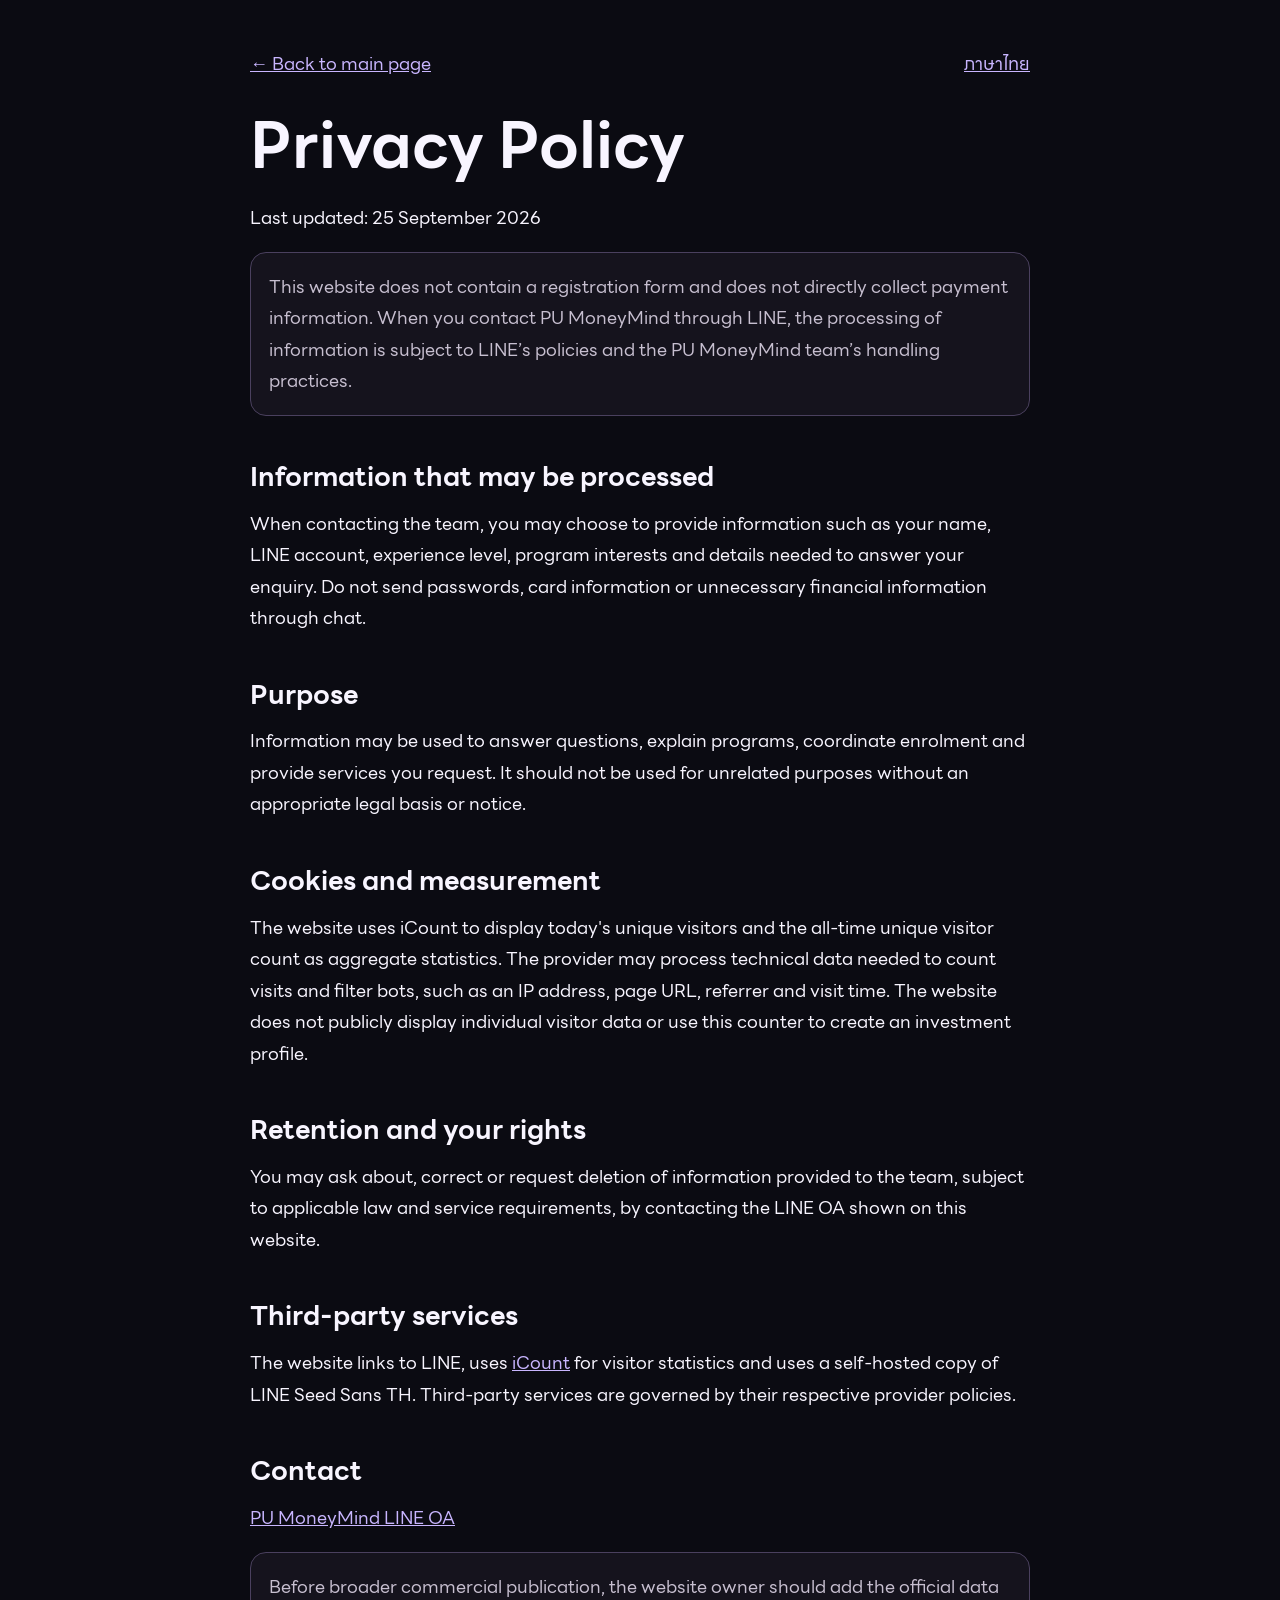
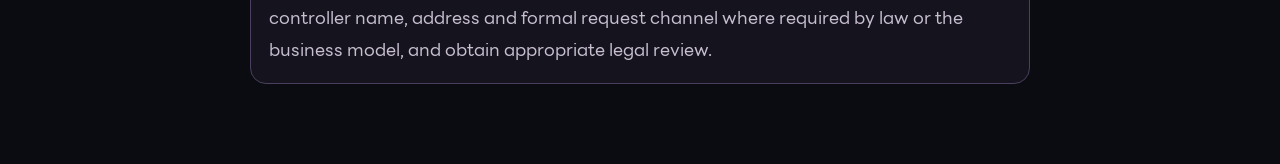
<file: privacy-en.html>
<!doctype html>
<html lang="en">
<head>
  <meta charset="utf-8"><meta name="viewport" content="width=device-width,initial-scale=1">
  <meta name="robots" content="index,follow">
  <link rel="canonical" href="https://pumoneymind.com/privacy-en.html">
  <link rel="alternate" hreflang="th" href="https://pumoneymind.com/privacy.html">
  <link rel="alternate" hreflang="en" href="https://pumoneymind.com/privacy-en.html">
  <title>Privacy Policy | PU MoneyMind</title>
  <link rel="preload" href="assets/fonts/line-seed-sans-th-regular.woff2" as="font" type="font/woff2" crossorigin><link rel="stylesheet" href="assets/fonts/line-seed-sans-th.css">
  <style>body{margin:0;background:#0b0b12;color:#f8f5ff;font:18px/1.75 'LINE Seed Sans TH',sans-serif}.wrap{width:min(780px,calc(100% - 32px));margin:auto;padding:48px 0 80px}a{color:#c9b6ff}h1{font-size:clamp(2.2rem,7vw,4rem);line-height:1.2;margin:0 0 18px;text-wrap:balance}h2{margin:42px 0 12px;line-height:1.4;text-wrap:balance}p{margin:0 0 18px}.note{padding:18px;border:1px solid #4a405e;border-radius:16px;background:#15131d;color:#c7bfd0}.back{display:inline-block;margin-bottom:28px}.lang{float:right}</style>
</head>
<body><main class="wrap"><a class="back" href="en.html">← Back to main page</a><a class="lang" href="privacy.html" lang="th">ภาษาไทย</a><h1>Privacy Policy</h1><p>Last updated: 25 September 2026</p>
  <div class="note">This website does not contain a registration form and does not directly collect payment information. When you contact PU MoneyMind through LINE, the processing of information is subject to LINE’s policies and the PU MoneyMind team’s handling practices.</div>
  <h2>Information that may be processed</h2><p>When contacting the team, you may choose to provide information such as your name, LINE account, experience level, program interests and details needed to answer your enquiry. Do not send passwords, card information or unnecessary financial information through chat.</p>
  <h2>Purpose</h2><p>Information may be used to answer questions, explain programs, coordinate enrolment and provide services you request. It should not be used for unrelated purposes without an appropriate legal basis or notice.</p>
  <h2>Cookies and measurement</h2><p>The website uses iCount to display today's unique visitors and the all-time unique visitor count as aggregate statistics. The provider may process technical data needed to count visits and filter bots, such as an IP address, page URL, referrer and visit time. The website does not publicly display individual visitor data or use this counter to create an investment profile.</p>
  <h2>Retention and your rights</h2><p>You may ask about, correct or request deletion of information provided to the team, subject to applicable law and service requirements, by contacting the LINE OA shown on this website.</p>
  <h2>Third-party services</h2><p>The website links to LINE, uses <a href="https://icount.kr" target="_blank" rel="noopener noreferrer">iCount</a> for visitor statistics and uses a self-hosted copy of LINE Seed Sans TH. Third-party services are governed by their respective provider policies.</p>
  <h2>Contact</h2><p><a href="https://lin.ee/N5oj5Q4" target="_blank" rel="noopener noreferrer">PU MoneyMind LINE OA</a></p>
  <div class="note">Before broader commercial publication, the website owner should add the official data controller name, address and formal request channel where required by law or the business model, and obtain appropriate legal review.</div>
</main></body></html>
</file>
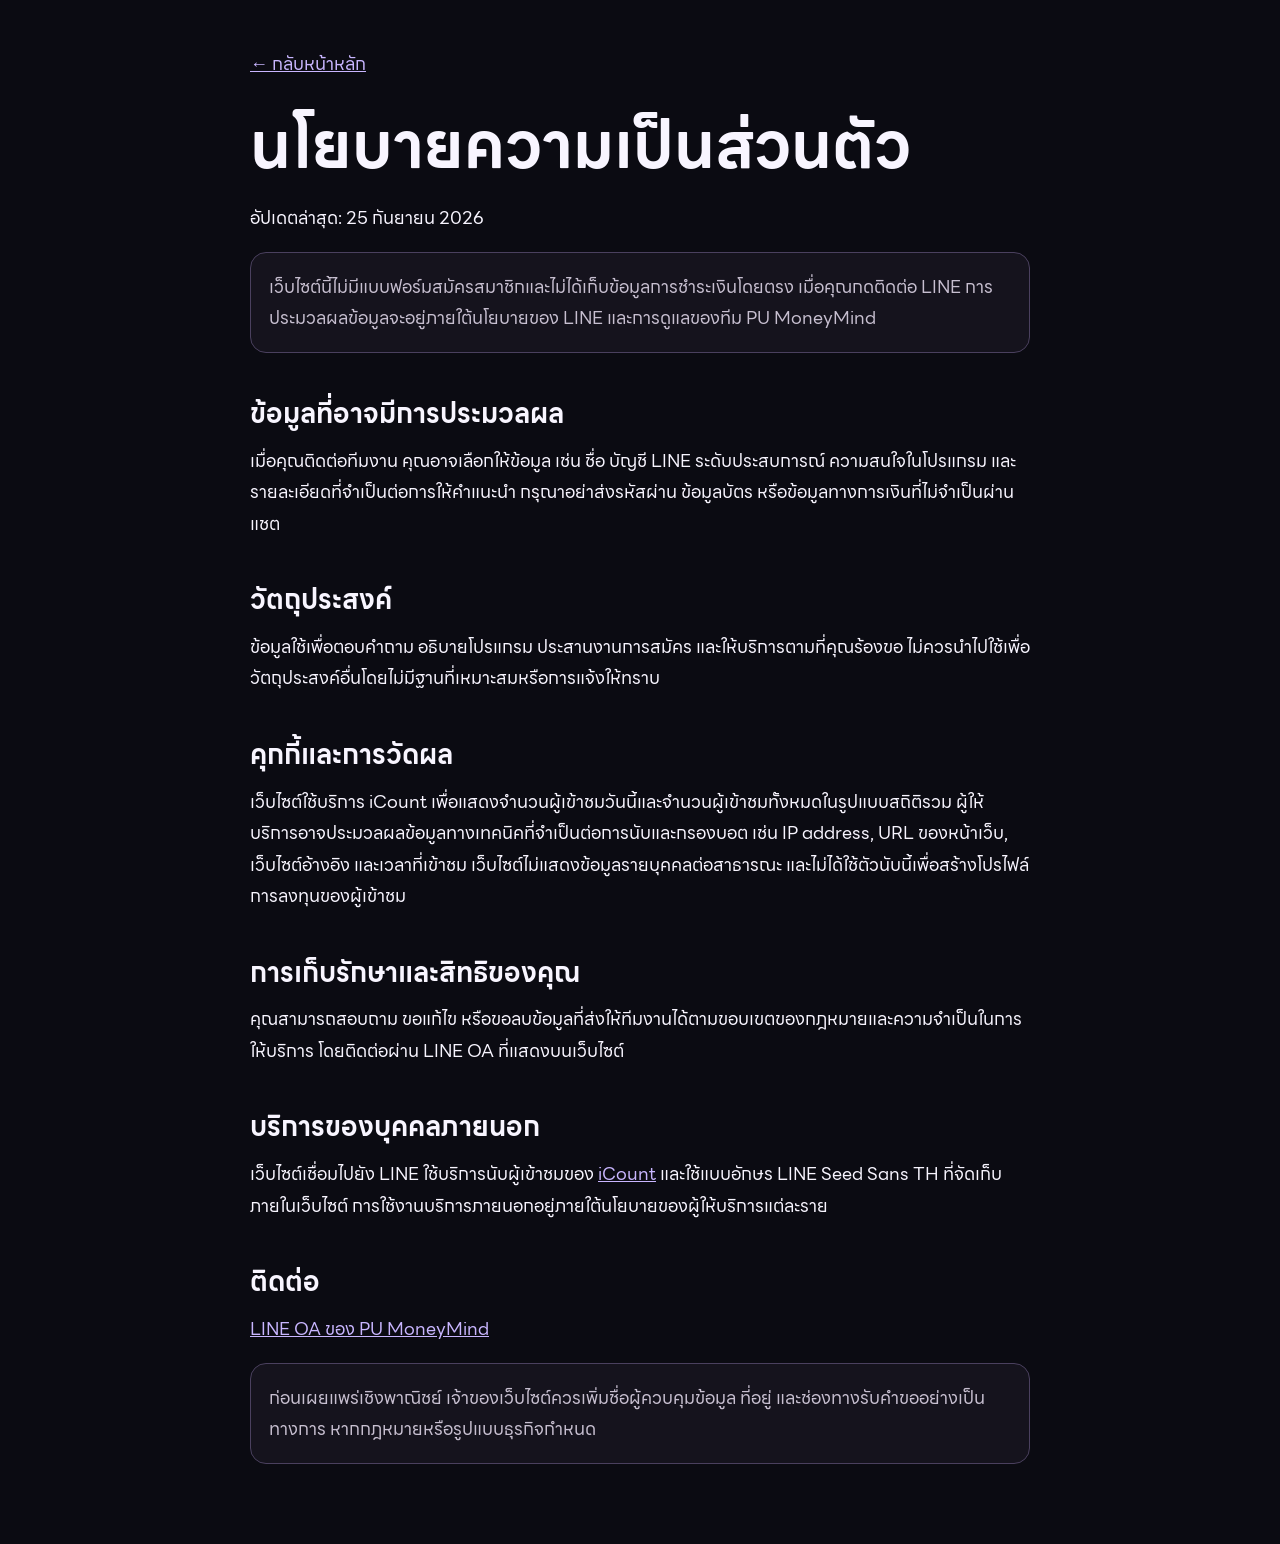
<file: privacy.html>
<!doctype html><html lang="th"><head><meta charset="utf-8"><meta name="viewport" content="width=device-width,initial-scale=1"><meta name="robots" content="index,follow"><link rel="canonical" href="https://pumoneymind.com/privacy.html"><title>นโยบายความเป็นส่วนตัว | PU MoneyMind</title><link rel="preload" href="assets/fonts/line-seed-sans-th-regular.woff2" as="font" type="font/woff2" crossorigin><link rel="stylesheet" href="assets/fonts/line-seed-sans-th.css"><style>body{margin:0;background:#0b0b12;color:#f8f5ff;font:18px/1.75 'LINE Seed Sans TH',sans-serif}.wrap{width:min(780px,calc(100% - 32px));margin:auto;padding:48px 0 80px}a{color:#c9b6ff}h1{font-size:clamp(2.2rem,7vw,4rem);line-height:1.2;margin:0 0 18px;text-wrap:balance}h2{margin:42px 0 12px;line-height:1.4;text-wrap:balance}p{margin:0 0 18px}.note{padding:18px;border:1px solid #4a405e;border-radius:16px;background:#15131d;color:#c7bfd0}.back{display:inline-block;margin-bottom:28px}</style></head><body><main class="wrap"><a class="back" href="index.html">← กลับหน้าหลัก</a><h1>นโยบายความเป็นส่วนตัว</h1><p>อัปเดตล่าสุด: 25 กันยายน 2026</p><div class="note">เว็บไซต์นี้ไม่มีแบบฟอร์มสมัครสมาชิกและไม่ได้เก็บข้อมูลการชำระเงินโดยตรง เมื่อคุณกดติดต่อ LINE การประมวลผลข้อมูลจะอยู่ภายใต้นโยบายของ LINE และการดูแลของทีม PU MoneyMind</div><h2>ข้อมูลที่อาจมีการประมวลผล</h2><p>เมื่อคุณติดต่อทีมงาน คุณอาจเลือกให้ข้อมูล เช่น ชื่อ บัญชี LINE ระดับประสบการณ์ ความสนใจในโปรแกรม และรายละเอียดที่จำเป็นต่อการให้คำแนะนำ กรุณาอย่าส่งรหัสผ่าน ข้อมูลบัตร หรือข้อมูลทางการเงินที่ไม่จำเป็นผ่านแชต</p><h2>วัตถุประสงค์</h2><p>ข้อมูลใช้เพื่อตอบคำถาม อธิบายโปรแกรม ประสานงานการสมัคร และให้บริการตามที่คุณร้องขอ ไม่ควรนำไปใช้เพื่อวัตถุประสงค์อื่นโดยไม่มีฐานที่เหมาะสมหรือการแจ้งให้ทราบ</p><h2>คุกกี้และการวัดผล</h2><p>เว็บไซต์ใช้บริการ iCount เพื่อแสดงจำนวนผู้เข้าชมวันนี้และจำนวนผู้เข้าชมทั้งหมดในรูปแบบสถิติรวม ผู้ให้บริการอาจประมวลผลข้อมูลทางเทคนิคที่จำเป็นต่อการนับและกรองบอต เช่น IP address, URL ของหน้าเว็บ, เว็บไซต์อ้างอิง และเวลาที่เข้าชม เว็บไซต์ไม่แสดงข้อมูลรายบุคคลต่อสาธารณะ และไม่ได้ใช้ตัวนับนี้เพื่อสร้างโปรไฟล์การลงทุนของผู้เข้าชม</p><h2>การเก็บรักษาและสิทธิของคุณ</h2><p>คุณสามารถสอบถาม ขอแก้ไข หรือขอลบข้อมูลที่ส่งให้ทีมงานได้ตามขอบเขตของกฎหมายและความจำเป็นในการให้บริการ โดยติดต่อผ่าน LINE OA ที่แสดงบนเว็บไซต์</p><h2>บริการของบุคคลภายนอก</h2><p>เว็บไซต์เชื่อมไปยัง LINE ใช้บริการนับผู้เข้าชมของ <a href="https://icount.kr" target="_blank" rel="noopener noreferrer">iCount</a> และใช้แบบอักษร LINE Seed Sans TH ที่จัดเก็บภายในเว็บไซต์ การใช้งานบริการภายนอกอยู่ภายใต้นโยบายของผู้ให้บริการแต่ละราย</p><h2>ติดต่อ</h2><p><a href="https://lin.ee/N5oj5Q4" target="_blank" rel="noopener noreferrer">LINE OA ของ PU MoneyMind</a></p><div class="note">ก่อนเผยแพร่เชิงพาณิชย์ เจ้าของเว็บไซต์ควรเพิ่มชื่อผู้ควบคุมข้อมูล ที่อยู่ และช่องทางรับคำขออย่างเป็นทางการ หากกฎหมายหรือรูปแบบธุรกิจกำหนด</div></main></body></html>
</file>
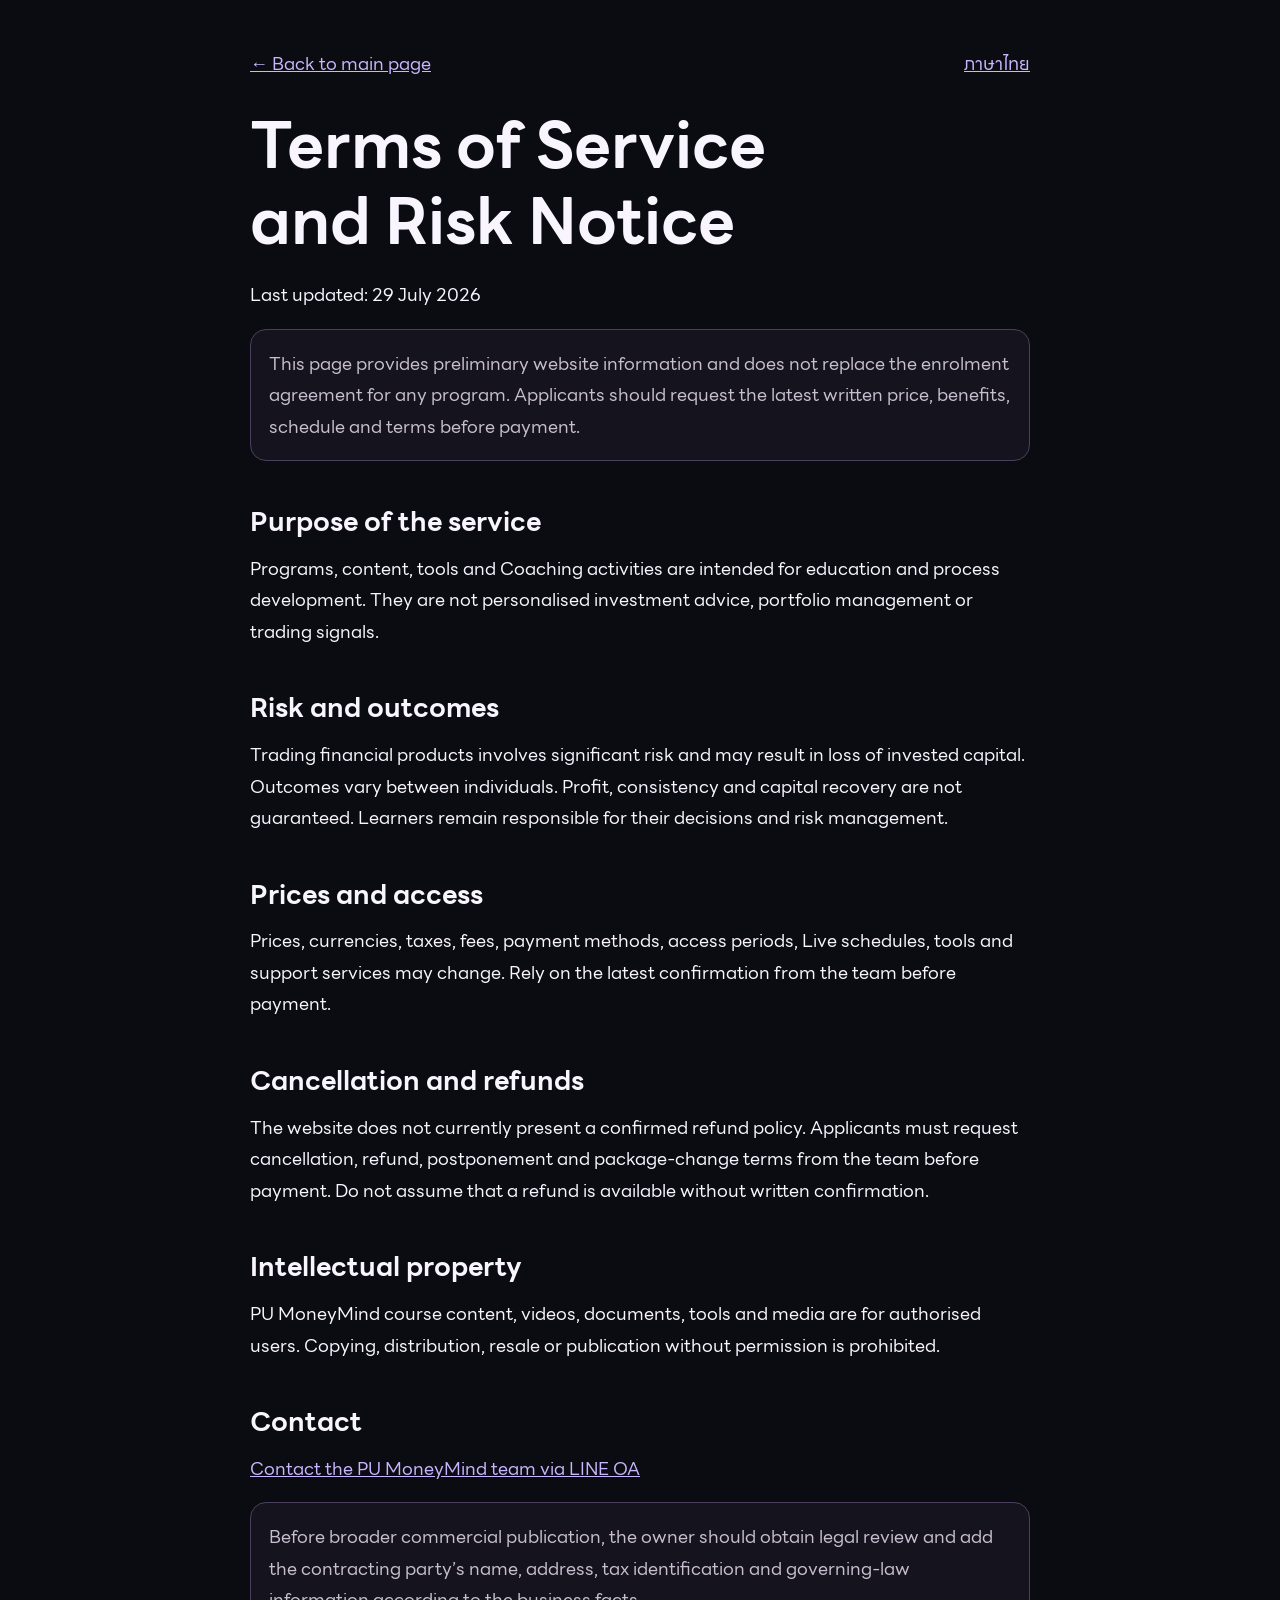
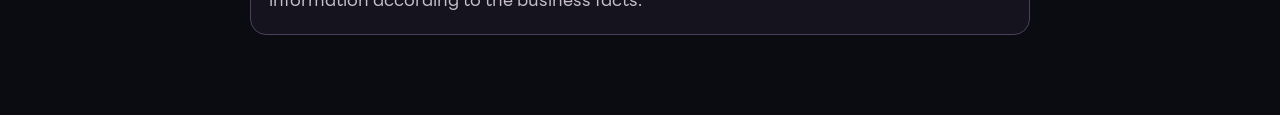
<file: terms-en.html>
<!doctype html>
<html lang="en">
<head>
  <meta charset="utf-8"><meta name="viewport" content="width=device-width,initial-scale=1">
  <meta name="robots" content="index,follow">
  <link rel="canonical" href="https://pumoneymind.com/terms-en.html">
  <link rel="alternate" hreflang="th" href="https://pumoneymind.com/terms.html">
  <link rel="alternate" hreflang="en" href="https://pumoneymind.com/terms-en.html">
  <title>Terms of Service | PU MoneyMind</title>
  <link rel="preload" href="assets/fonts/line-seed-sans-th-regular.woff2" as="font" type="font/woff2" crossorigin><link rel="stylesheet" href="assets/fonts/line-seed-sans-th.css">
  <style>body{margin:0;background:#0b0b12;color:#f8f5ff;font:18px/1.75 'LINE Seed Sans TH',sans-serif}.wrap{width:min(780px,calc(100% - 32px));margin:auto;padding:48px 0 80px}a{color:#c9b6ff}h1{font-size:clamp(2.2rem,7vw,4rem);line-height:1.2;margin:0 0 18px;text-wrap:balance}h2{margin:42px 0 12px;line-height:1.4;text-wrap:balance}p{margin:0 0 18px}.note{padding:18px;border:1px solid #4a405e;border-radius:16px;background:#15131d;color:#c7bfd0}.back{display:inline-block;margin-bottom:28px}.lang{float:right}</style>
</head>
<body><main class="wrap"><a class="back" href="en.html">← Back to main page</a><a class="lang" href="terms.html" lang="th">ภาษาไทย</a><h1>Terms of Service and Risk Notice</h1><p>Last updated: 29 July 2026</p>
  <div class="note">This page provides preliminary website information and does not replace the enrolment agreement for any program. Applicants should request the latest written price, benefits, schedule and terms before payment.</div>
  <h2>Purpose of the service</h2><p>Programs, content, tools and Coaching activities are intended for education and process development. They are not personalised investment advice, portfolio management or trading signals.</p>
  <h2>Risk and outcomes</h2><p>Trading financial products involves significant risk and may result in loss of invested capital. Outcomes vary between individuals. Profit, consistency and capital recovery are not guaranteed. Learners remain responsible for their decisions and risk management.</p>
  <h2>Prices and access</h2><p>Prices, currencies, taxes, fees, payment methods, access periods, Live schedules, tools and support services may change. Rely on the latest confirmation from the team before payment.</p>
  <h2>Cancellation and refunds</h2><p>The website does not currently present a confirmed refund policy. Applicants must request cancellation, refund, postponement and package-change terms from the team before payment. Do not assume that a refund is available without written confirmation.</p>
  <h2>Intellectual property</h2><p>PU MoneyMind course content, videos, documents, tools and media are for authorised users. Copying, distribution, resale or publication without permission is prohibited.</p>
  <h2>Contact</h2><p><a href="https://lin.ee/N5oj5Q4" target="_blank" rel="noopener noreferrer">Contact the PU MoneyMind team via LINE OA</a></p>
  <div class="note">Before broader commercial publication, the owner should obtain legal review and add the contracting party’s name, address, tax identification and governing-law information according to the business facts.</div>
</main></body></html>
</file>
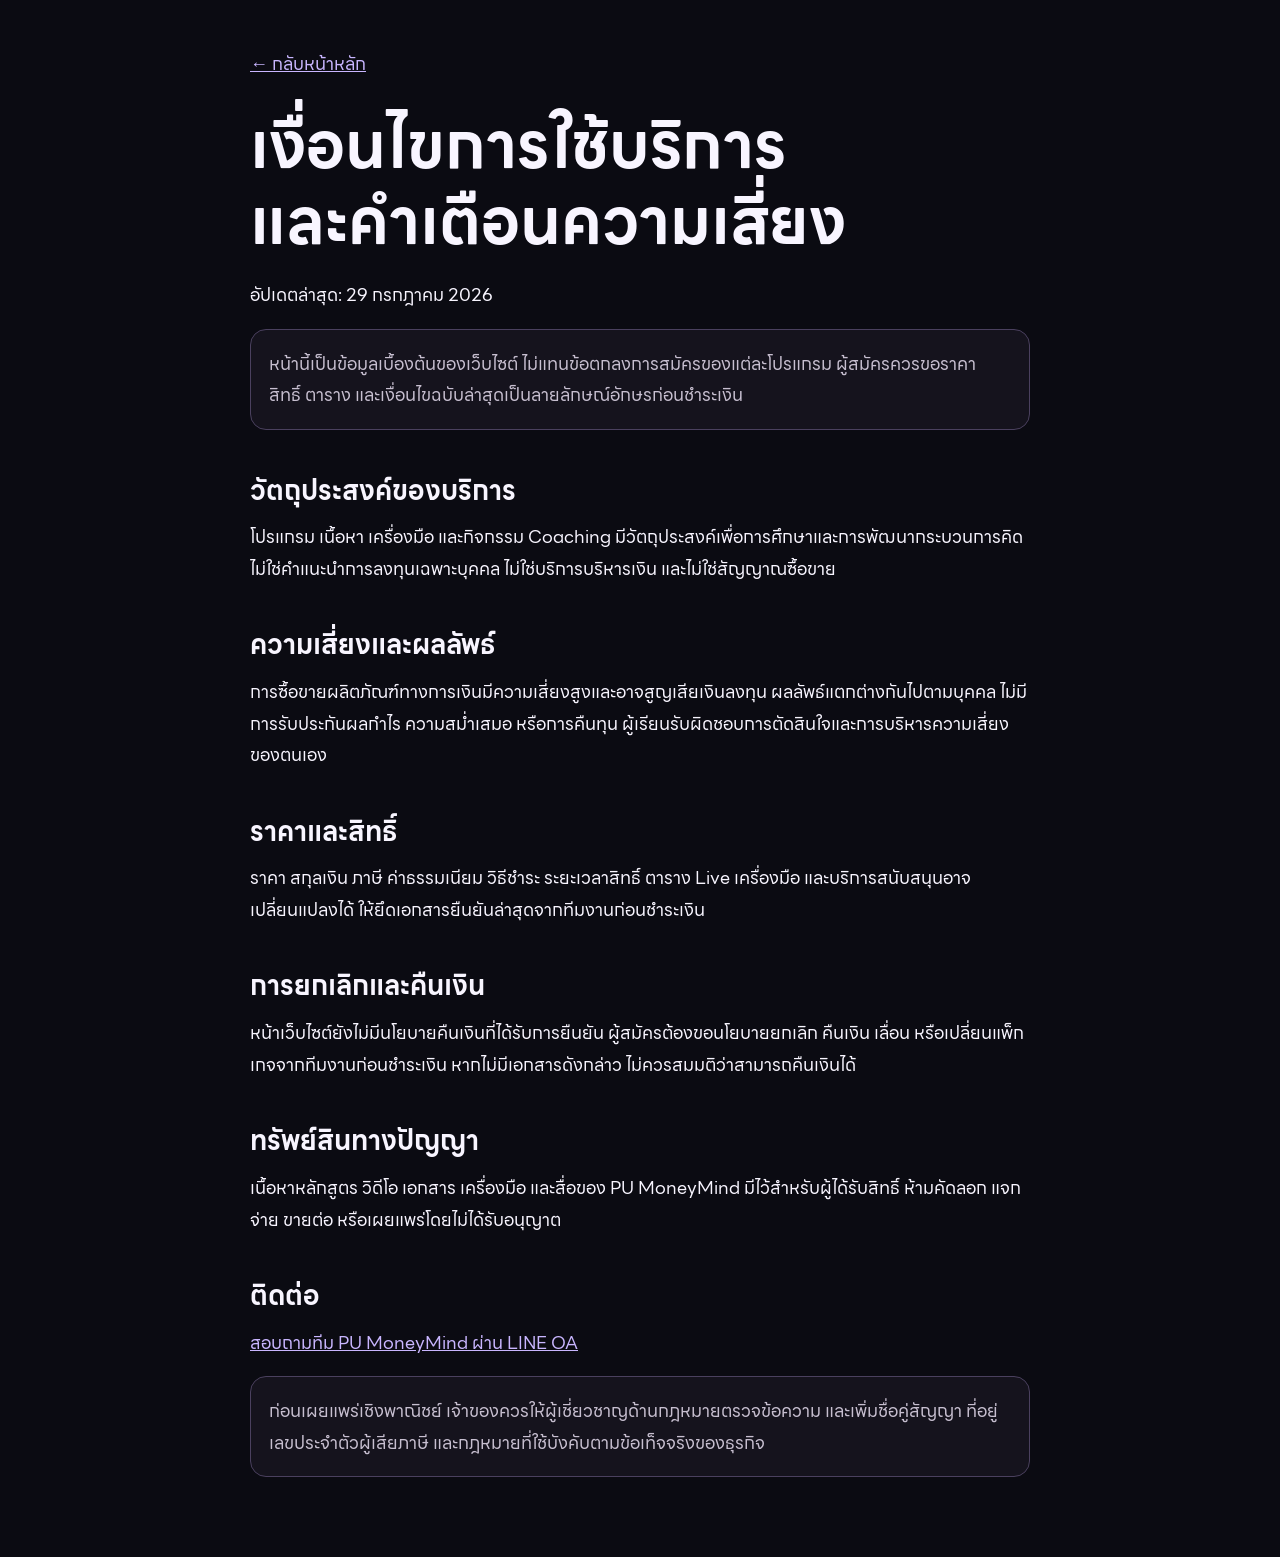
<file: terms.html>
<!doctype html><html lang="th"><head><meta charset="utf-8"><meta name="viewport" content="width=device-width,initial-scale=1"><meta name="robots" content="index,follow"><link rel="canonical" href="https://pumoneymind.com/terms.html"><title>เงื่อนไขการใช้บริการ | PU MoneyMind</title><link rel="preload" href="assets/fonts/line-seed-sans-th-regular.woff2" as="font" type="font/woff2" crossorigin><link rel="stylesheet" href="assets/fonts/line-seed-sans-th.css"><style>body{margin:0;background:#0b0b12;color:#f8f5ff;font:18px/1.75 'LINE Seed Sans TH',sans-serif}.wrap{width:min(780px,calc(100% - 32px));margin:auto;padding:48px 0 80px}a{color:#c9b6ff}h1{font-size:clamp(2.2rem,7vw,4rem);line-height:1.2;margin:0 0 18px;text-wrap:balance}h2{margin:42px 0 12px;line-height:1.4;text-wrap:balance}p{margin:0 0 18px}.note{padding:18px;border:1px solid #4a405e;border-radius:16px;background:#15131d;color:#c7bfd0}.back{display:inline-block;margin-bottom:28px}</style></head><body><main class="wrap"><a class="back" href="index.html">← กลับหน้าหลัก</a><h1>เงื่อนไขการใช้บริการและคำเตือนความเสี่ยง</h1><p>อัปเดตล่าสุด: 29 กรกฎาคม 2026</p><div class="note">หน้านี้เป็นข้อมูลเบื้องต้นของเว็บไซต์ ไม่แทนข้อตกลงการสมัครของแต่ละโปรแกรม ผู้สมัครควรขอราคา สิทธิ์ ตาราง และเงื่อนไขฉบับล่าสุดเป็นลายลักษณ์อักษรก่อนชำระเงิน</div><h2>วัตถุประสงค์ของบริการ</h2><p>โปรแกรม เนื้อหา เครื่องมือ และกิจกรรม Coaching มีวัตถุประสงค์เพื่อการศึกษาและการพัฒนากระบวนการคิด ไม่ใช่คำแนะนำการลงทุนเฉพาะบุคคล ไม่ใช่บริการบริหารเงิน และไม่ใช่สัญญาณซื้อขาย</p><h2>ความเสี่ยงและผลลัพธ์</h2><p>การซื้อขายผลิตภัณฑ์ทางการเงินมีความเสี่ยงสูงและอาจสูญเสียเงินลงทุน ผลลัพธ์แตกต่างกันไปตามบุคคล ไม่มีการรับประกันผลกำไร ความสม่ำเสมอ หรือการคืนทุน ผู้เรียนรับผิดชอบการตัดสินใจและการบริหารความเสี่ยงของตนเอง</p><h2>ราคาและสิทธิ์</h2><p>ราคา สกุลเงิน ภาษี ค่าธรรมเนียม วิธีชำระ ระยะเวลาสิทธิ์ ตาราง Live เครื่องมือ และบริการสนับสนุนอาจเปลี่ยนแปลงได้ ให้ยึดเอกสารยืนยันล่าสุดจากทีมงานก่อนชำระเงิน</p><h2>การยกเลิกและคืนเงิน</h2><p>หน้าเว็บไซต์ยังไม่มีนโยบายคืนเงินที่ได้รับการยืนยัน ผู้สมัครต้องขอนโยบายยกเลิก คืนเงิน เลื่อน หรือเปลี่ยนแพ็กเกจจากทีมงานก่อนชำระเงิน หากไม่มีเอกสารดังกล่าว ไม่ควรสมมติว่าสามารถคืนเงินได้</p><h2>ทรัพย์สินทางปัญญา</h2><p>เนื้อหาหลักสูตร วิดีโอ เอกสาร เครื่องมือ และสื่อของ PU MoneyMind มีไว้สำหรับผู้ได้รับสิทธิ์ ห้ามคัดลอก แจกจ่าย ขายต่อ หรือเผยแพร่โดยไม่ได้รับอนุญาต</p><h2>ติดต่อ</h2><p><a href="https://lin.ee/N5oj5Q4" target="_blank" rel="noopener noreferrer">สอบถามทีม PU MoneyMind ผ่าน LINE OA</a></p><div class="note">ก่อนเผยแพร่เชิงพาณิชย์ เจ้าของควรให้ผู้เชี่ยวชาญด้านกฎหมายตรวจข้อความ และเพิ่มชื่อคู่สัญญา ที่อยู่ เลขประจำตัวผู้เสียภาษี และกฎหมายที่ใช้บังคับตามข้อเท็จจริงของธุรกิจ</div></main></body></html>
</file>
<file: assets/fonts/line-seed-sans-th.css>
@font-face {
  font-family: "LINE Seed Sans TH";
  src: url("line-seed-sans-th-thin.woff2") format("woff2");
  font-style: normal;
  font-weight: 100;
  font-display: swap;
}

@font-face {
  font-family: "LINE Seed Sans TH";
  src: url("line-seed-sans-th-regular.woff2") format("woff2");
  font-style: normal;
  font-weight: 400;
  font-display: swap;
}

@font-face {
  font-family: "LINE Seed Sans TH";
  src: url("line-seed-sans-th-bold.woff2") format("woff2");
  font-style: normal;
  font-weight: 700;
  font-display: swap;
}

@font-face {
  font-family: "LINE Seed Sans TH";
  src: url("line-seed-sans-th-extrabold.woff2") format("woff2");
  font-style: normal;
  font-weight: 800;
  font-display: swap;
}

@font-face {
  font-family: "LINE Seed Sans TH";
  src: url("line-seed-sans-th-heavy.woff2") format("woff2");
  font-style: normal;
  font-weight: 900;
  font-display: swap;
}
</file>
